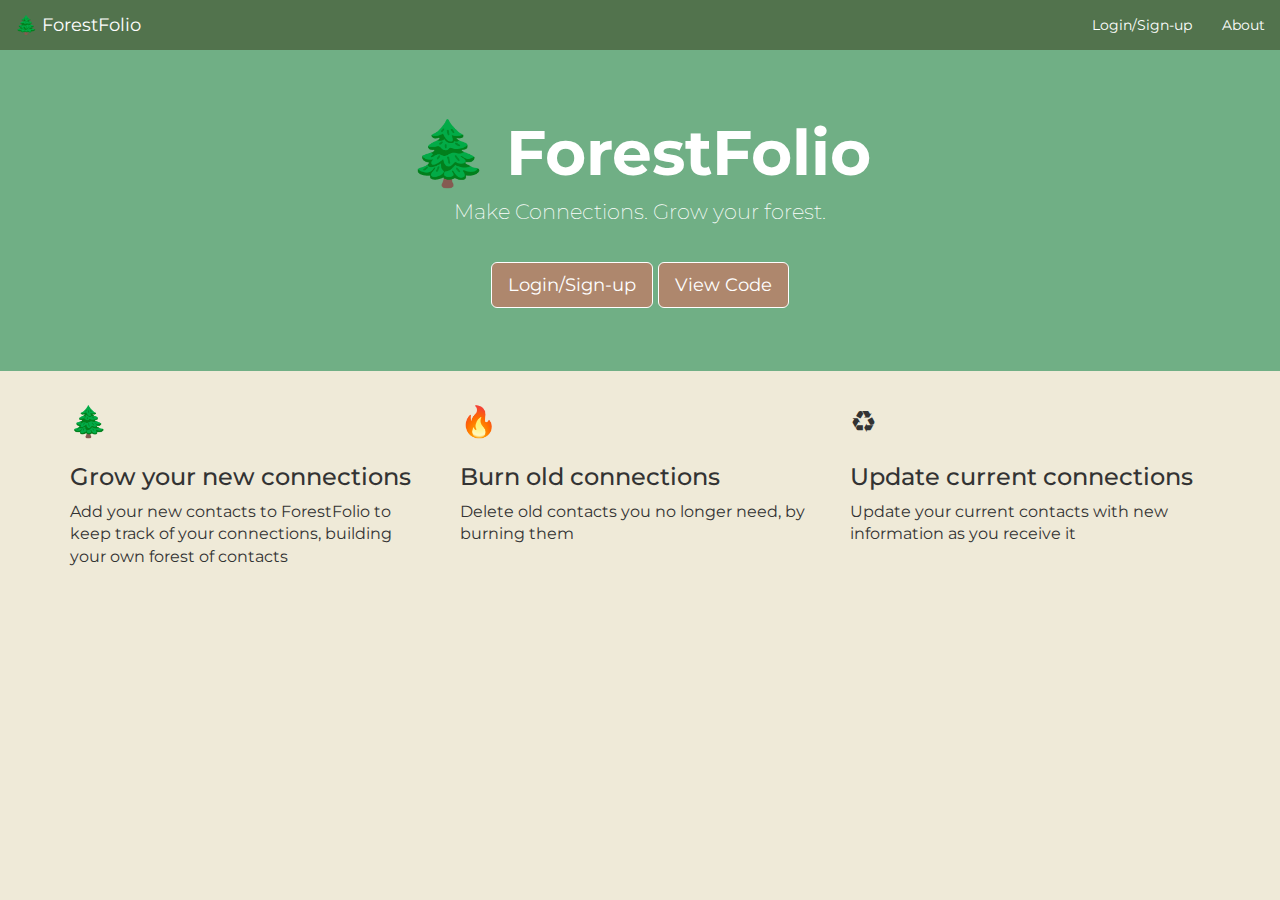
<file: html/index.html>
<!DOCTYPE html>
<html lang="en">
  <head>
    <meta charset="utf-8" />
    <meta http-equiv="X-UA-Compatible" content="IE=edge" />
    <meta name="viewport" content="width=device-width, initial-scale=1" />
    <title>ForestFolio</title>

    <link
      href="//netdna.bootstrapcdn.com/bootstrap/3.3.7/css/bootstrap.min.css"
      rel="stylesheet"
    />
    <link href="css/custom.css" rel="stylesheet" />
    <link
      href="https://fonts.googleapis.com/css?family=Montserrat:400,700"
      rel="stylesheet"
      type="text/css"
    />
  </head>

  <body>
    <!-- Navbar -->
    <nav class="navbar navbar-inverse navbar-static-top">
      <div class="container-fluid">
        <div class="navbar-header">
          <button
            id="navButton"
            type="button"
            class="navbar-toggle collapsed"
            data-toggle="collapse"
            data-target="#navbar-content"
            aria-expanded="false"
          >
            <span class="sr-only">Toggle navigation</span>
            <span class="icon-bar"></span>
            <span class="icon-bar"></span>
            <span class="icon-bar"></span>
          </button>
          <a class="navbar-brand" href="index.html">&#x1F332; ForestFolio</a>
        </div>
        <div class="collapse navbar-collapse" id="navbar-content">
          <ul class="nav navbar-nav navbar-right">
            <li><a href="login.html">Login/Sign-up</a></li>
            <li><a href="about.html">About</a></li>
          </ul>
        </div>
      </div>
    </nav>

    <!-- Jumbotron -->
    <div class="jumbotron">
      <div class="container">
        <h1>&#x1F332; ForestFolio</h1>
        <p>Make Connections. Grow your forest.</p>
        <br />
        <p>
          <a class="btn btn-primary btn-lg" href="login.html" role="buttom"
            >Login/Sign-up</a
          >
          <a
            class="btn btn-primary btn-lg"
            href="https://github.com/tmitchell1234/JJTLPContacts"
            role="buttom"
            >View Code</a
          >
          <!-- <a class="btn btn-primary btn-lg" href="landing-page.html" role="buttom">Go to Landing-page (DEBUG
					ONLY)</a> -->
        </p>
      </div>
    </div>

    <!-- Content under the Jumbotron -->
    <div class="container">
      <div class="row">
        <div class="col-md-4">
          <span class="icon">&#x1F332;</span>
          <h3>Grow your new connections</h3>
          <p>
            Add your new contacts to ForestFolio to keep track of your
            connections, building your own forest of contacts
          </p>
        </div>
        <div class="col-md-4">
          <span class="icon">&#x1F525;</span>
          <h3>Burn old connections</h3>
          <p>Delete old contacts you no longer need, by burning them</p>
        </div>
        <div class="col-md-4">
          <span class="icon">&#x267B;</span>
          <h3>Update current connections</h3>
          <p>
            Update your current contacts with new information as you receive it
          </p>
        </div>
      </div>
    </div>
    <script src="https://ajax.googleapis.com/ajax/libs/jquery/1.11.3/jquery.min.js"></script>
    <script src="https://maxcdn.bootstrapcdn.com/bootstrap/3.3.7/js/bootstrap.min.js"></script>
  </body>
</html>
</file>
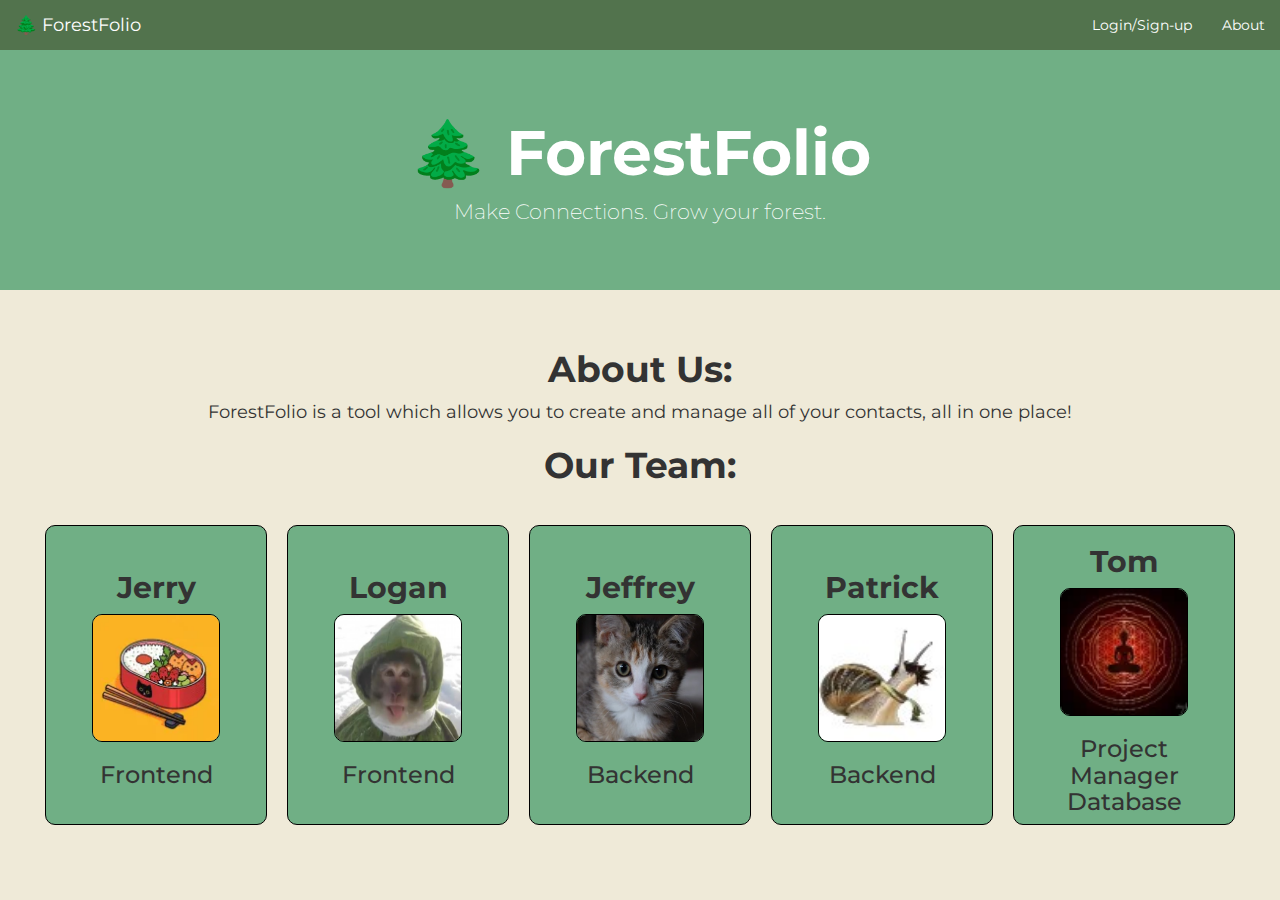
<file: html/about.html>
<!DOCTYPE html>
<html lang="en">

<head>
  <meta charset="utf-8" />
  <meta http-equiv="X-UA-Compatible" content="IE=edge" />
  <meta name="viewport" content="width=device-width, initial-scale=1" />
  <title>ForestFolio</title>
  <link href="//netdna.bootstrapcdn.com/bootstrap/3.3.7/css/bootstrap.min.css" rel="stylesheet" />
  <link href="css/custom.css" rel="stylesheet" />
  <link href="https://fonts.googleapis.com/css?family=Montserrat:400,700" rel="stylesheet" type="text/css" />
</head>

<head>
  <title>ForestFolio</title>

  <link href="css/custom.css" rel="stylesheet" />
</head>

<body>
  <!-- Navbar -->
  <nav class="navbar navbar-inverse navbar-static-top">
    <div class="container-fluid">
      <div class="navbar-header">
        <button type="button" class="navbar-toggle collapsed" data-toggle="collapse" data-target="#navbar-content"
          aria-expanded="false">
          <span class="sr-only">Toggle navigation</span>
          <span class="icon-bar"></span>
          <span class="icon-bar"></span>
          <span class="icon-bar"></span>
        </button>
        <a class="navbar-brand" href="index.html">&#x1F332; ForestFolio</a>
      </div>
      <div class="collapse navbar-collapse" id="navbar-content">
        <ul class="nav navbar-nav navbar-right">
          <li><a href="login.html">Login/Sign-up</a></li>
          <li><a href="about.html">About</a></li>
        </ul>
      </div>
    </div>
  </nav>

  <!-- Jumbotron -->
  <div class="jumbotron">
    <div class="container">
      <h1>&#x1F332; ForestFolio</h1>
      <p>Make Connections. Grow your forest.</p>
    </div>
  </div>

  <!-- About text section -->
  <div class="aboutContainer" style="flex-direction: column;">

    <h1>About Us:</h1>
    ForestFolio is a tool which allows you to create and manage all of your contacts, all in one place! 

    <h1>Our Team:</h1>

    <div class="aboutContainer" style="flex-direction: row;">

      <div class="aboutContainer" style="flex-direction: column; background-color: #70af85; border: 1px solid black; border-radius: 10px; width: 222px; height: 300px;">
        <h2>Jerry</h2>
        <img src="./assets/jerry.webp">
        <h3>Frontend</h3>
      </div>

      <div class="aboutContainer" style="flex-direction: column; background-color: #70af85; border: 1px solid black; border-radius: 10px; width: 222px; height: 300px;">
        <h2>Logan</h2>
        <img src="./assets/logan.jpeg">
        <h3>Frontend</h3>

      </div>

      <div class="aboutContainer" style="flex-direction: column; background-color: #70af85; border: 1px solid black; border-radius: 10px; width: 222px; height: 300px;">
        <h2>Jeffrey</h2>
        <img src="./assets/jeffree.jpeg">
        <h3>Backend</h3>
      </div>

      <div class="aboutContainer" style="flex-direction: column; background-color: #70af85; border: 1px solid black; border-radius: 10px; width: 222px; height: 300px;">
        <h2>Patrick</h2>
        <img src="./assets/patrick.jpeg">
        <h3>Backend</h3>
      </div>

      <div class="aboutContainer" style="flex-direction: column; background-color: #70af85; border: 1px solid black; border-radius: 10px; width: 222px; height: 300px;">
        <h2>Tom</h2>
        <img src="./assets/tom.webp">
        <h3>Project Manager Database</h3>
      </div>

    </div>

  </div>

  <!-- Bootstrap stuff don't touch -->
  <script src="https://ajax.googleapis.com/ajax/libs/jquery/1.11.3/jquery.min.js"></script>
  <script src="https://maxcdn.bootstrapcdn.com/bootstrap/3.3.7/js/bootstrap.min.js"></script>
</body>

</html>
</file>
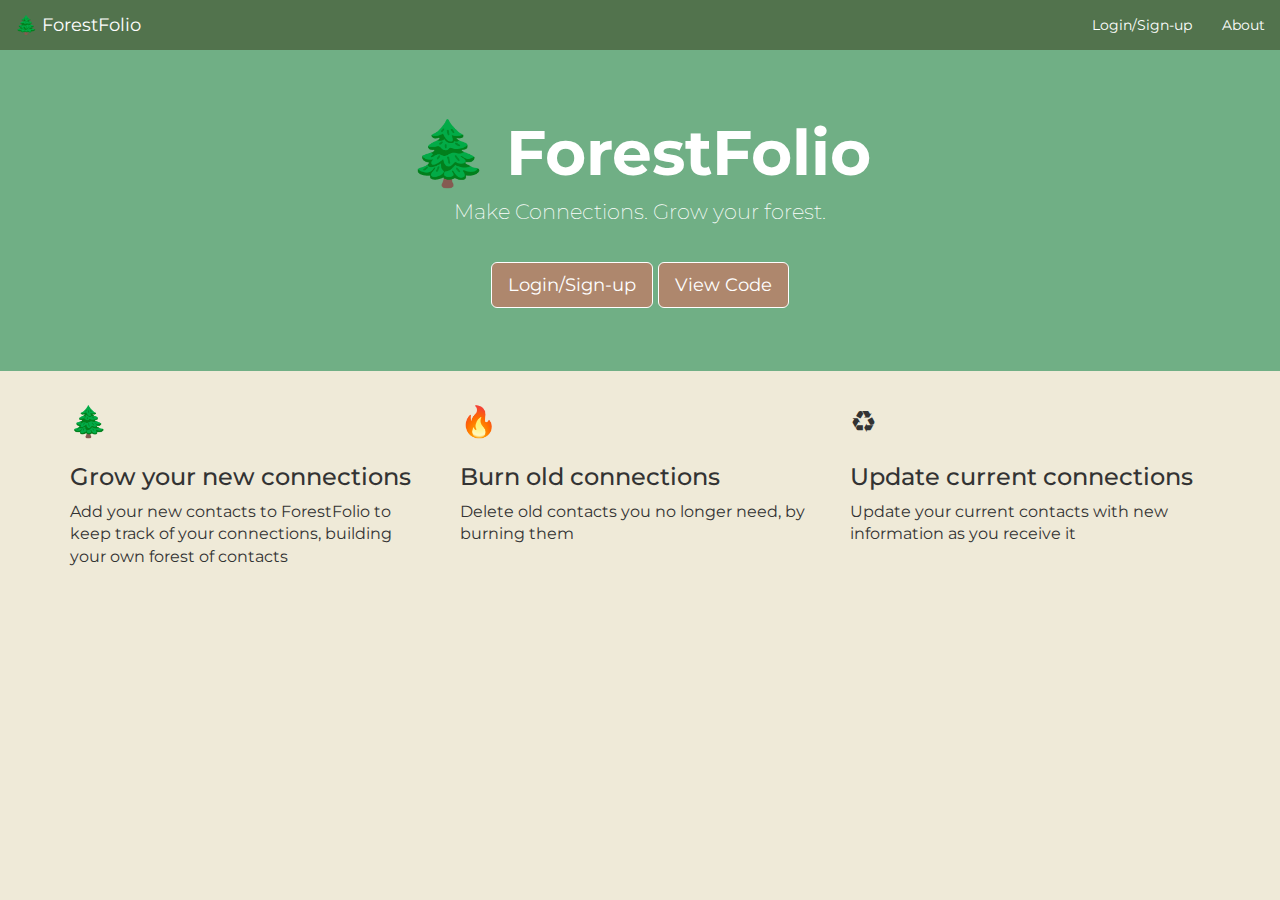
<file: html/landing-page.html>
<!DOCTYPE html>
<html lang="en">
  <head>
    <!-- Default Browser stuff -->
    <meta charset="utf-8" />
    <meta http-equiv="X-UA-Compatible" content="IE=edge" />
    <meta name="viewport" content="width=device-width, initial-scale=1" />

    <!-- Website Title in Tab-->
    <title>ForestFolio Contacts</title>

    <!-- Bootstrap stuff don't touch -->
    <link
      href="//netdna.bootstrapcdn.com/bootstrap/3.3.7/css/bootstrap.min.css"
      rel="stylesheet"
    />
    <link href="css/custom.css" rel="stylesheet" />
    <link
      href="https://fonts.googleapis.com/css?family=Montserrat:400,700"
      rel="stylesheet"
      type="text/css"
    />
  </head>

  <body>
    <div class="wrapper">
      <!-- Sidebar -->
      <nav id="sidebar">
        <div class="container-fluid sidebarContent">
          <a
            style="width: 100%"
            class="sidebar-header text-center"
            href="index.html"
            ><h2>ForestFolio</h2></a
          >
          <hr style="border: 0.5px solid white; width: 100%" />
          <p>Hi, <span id="userName">Bob</span></p>
          <button
            style="position: absolute; bottom: 25px; left: 25px; width: 80%"
            class="btn btn-danger"
            onclick="doLogout()"
          >
            <span>Log Out</span>
          </button>
        </div>
      </nav>
      <div id="content">
        <!-- Navbar -->
        <nav class="navbar navbar-inverse navbar-static-top">
          <div class="container-fluid">
            <div class="d-flex">
              <button
                type="button"
                id="sidebarCollapse"
                class="btn btn-primary navbar-btn navbar-left glyphicon glyphicon-menu-hamburger"
              ></button>

              <button
                id="addContactButton"
                type="button"
                style="margin-top: 10px"
                class="btn btn-primary navbar-btn navbar-left"
                data-toggle="modal"
                data-target="#addContacts"
              >
                <span class="glyphicon glyphicon-plus"></span> Add Contact
              </button>

              <div id="contactResult" class="label navbar-right"></div>
            </div>
          </div>
        </nav>

        <!-- Search Bar -->
        <form
          class="form-horizontal"
          id="theSearchForm"
          name="theSearchForm"
          role="search"
          method="get"
          action="#"
          onsubmit="searchContact(1)"
        >
          <div id="searchForm" class="input-group">
            <input
              onInput="searchContact(1)"
              id="searchText"
              type="text"
              class="form-control"
              placeholder="Search"
              action="searchContact(1)"
            />
            <div class="input-group-btn">
              <div
                class="btn btn-primary"
                id="search-button"
                onclick="searchContact(1)"
              >
                Search
              </div>
            </div>
          </div>
        </form>

        <!-- Contacts Table -->
        <div id="contacts">
          <div class="table-responsive">
            <table
              id="contactsTable"
              class="table table-borderless table-hover table-fit"
            >
              <thead>
                <tr>
                  <th>First Name</th>
                  <th>Last Name</th>
                  <th>Email Address</th>
                  <th>Phone Number</th>
                  <th>Friendship Lvl</th>
                  <th>Action</th>
                </tr>
              </thead>
              <tbody id="contactsBody"></tbody>
            </table>
          </div>
        </div>

        <div id="selectorContainer">
          <div id="pageSelector">
            <ul id="pagination-list" class="pagination" total></ul>
          </div>
        </div>
      </div>
    </div>

    <!-- Modal Contact Info Add Form-->
    <div id="addContacts" class="modal fade" role="dialog">
      <div class="modal-dialog">
        <div class="modal-content">
          <div class="modal-header">
            <button type="button" class="close" data-dismiss="modal">
              &times;
            </button>
            <h4 class="modal-title">Add Contact Info</h4>
          </div>
          <form action="javascript:0" onsubmit="addContact();return false;">
            <div id="contactModal" class="modal-body">
              <div id="contactAddResult" class="label"></div>
              <div id="addForm">
                <div class="form-group">
                  <!-- First Name field -->
                  <label class="control-label" for="firstName"
                    >First Name</label
                  >
                  <input
                    class="form-control"
                    id="firstName"
                    name="firstName"
                    type="text"
                  />
                </div>

                <div class="form-group">
                  <!-- Last Name field -->
                  <label class="control-label" for="lastName">Last Name</label>
                  <input
                    class="form-control"
                    id="lastName"
                    name="lastName"
                    type="text"
                  />
                </div>

                <div class="form-group">
                  <!-- Phone Number field  -->
                  <label class="control-label" for="phoneNumber"
                    >Phone Number</label
                  >
                  <input
                    class="form-control"
                    id="phoneNumber"
                    name="phoneNumber"
                    type="tel"
                    pattern="[0-9]{3}-[0-9]{3}-[0-9]{4}"
                  />
                  <span id="phoneFormat" class="help-block"
                    >Follow this format: 123-456-7890</span
                  >
                </div>

                <div class="form-group">
                  <!-- Email Address field -->
                  <label class="control-label" for="emailAddress"
                    >Email Address</label
                  >
                  <input
                    class="form-control"
                    id="emailAddress"
                    name="emailAddress"
                    type="email"
                  />
                </div>
              </div>

              <div class="modal-footer">
                <button
                  type="button"
                  class="btn btn-danger"
                  data-dismiss="modal"
                >
                  Close
                </button>
                <button
                  type="submit"
                  id="addSubmitButton"
                  type="button"
                  class="btn btn-success"
                >
                  Submit
                </button>
              </div>
            </div>
          </form>
        </div>
      </div>
    </div>

    <!-- Modal Contact Info Edit Form-->
    <div id="editContacts" class="modal fade" role="dialog">
      <div class="modal-dialog">
        <div class="modal-content">
          <div class="modal-header">
            <button type="button" class="close" data-dismiss="modal">
              &times;
            </button>
            <h4 class="modal-title">Edit Contact Info</h4>
          </div>
          <form>
            <div id="contactModal" class="modal-body">
              <div id="contactEditResult" class="label"></div>
              <div id="editForm">
                <div class="form-group">
                  <!-- First Name field -->
                  <label class="control-label" for="firstName"
                    >First Name</label
                  >
                  <input
                    value=""
                    class="form-control"
                    id="editFirstName"
                    name="firstName"
                    type="text"
                  />
                </div>

                <div class="form-group">
                  <!-- Last Name field -->
                  <label class="control-label" for="lastName">Last Name</label>
                  <input
                    value=""
                    class="form-control"
                    id="editLastName"
                    name="lastName"
                    type="text"
                  />
                </div>

                <div class="form-group">
                  <!-- Phone Number field  -->
                  <label class="control-label" for="phoneNumber"
                    >Phone Number</label
                  >
                  <input
                    value=""
                    class="form-control"
                    id="editPhoneNumber"
                    name="phoneNumber"
                    type="tel"
                    pattern="[0-9]{3}-[0-9]{3}-[0-9]{4}"
                  />
                  <span id="phoneFormat" class="help-block"
                    >Follow this format: 123-456-7890</span
                  >
                </div>

                <div class="form-group">
                  <!-- Email Address field -->
                  <label class="control-label" for="emailAddress"
                    >Email Address</label
                  >
                  <input
                    value=""
                    class="form-control"
                    id="editEmailAddress"
                    name="emailAddress"
                    type="email"
                  />
                </div>
              </div>
            </div>

            <div class="modal-footer">
              <button type="button" class="btn btn-danger" data-dismiss="modal">
                Close
              </button>
              <button
                id="editSubmitButton"
                type="button"
                class="btn btn-success"
                onClick="editContact(oldData);"
              >
                Submit
              </button>
            </div>
          </form>
        </div>
      </div>
    </div>

    <!-- Code stuff don't touch -->
    <script src="https://ajax.googleapis.com/ajax/libs/jquery/1.11.3/jquery.min.js"></script>
    <script src="https://maxcdn.bootstrapcdn.com/bootstrap/3.3.7/js/bootstrap.min.js"></script>
    <script src="./js/code.js"></script>
    <script type="text/javascript">
      document.addEventListener("DOMContentLoaded", () => {
        readCookie();
        searchContact(1);
      });
    </script>
  </body>
</html>
</file>
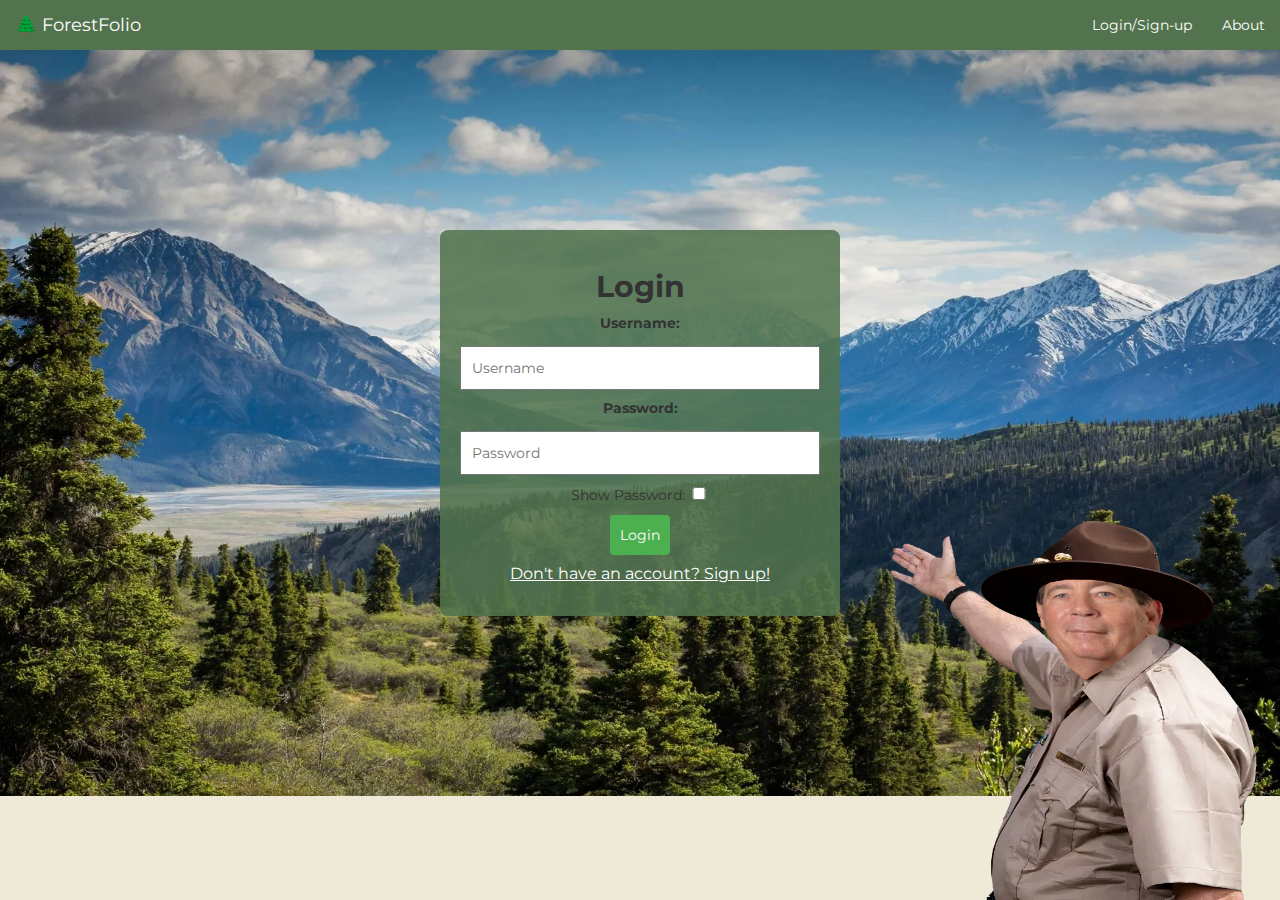
<file: html/login.html>
<!DOCTYPE html>
<html lang="en">
  <head>
    <!-- Default Browser stuff -->
    <meta charset="utf-8" />
    <meta http-equiv="X-UA-Compatible" content="IE=edge" />
    <meta name="viewport" content="width=device-width, initial-scale=1" />

    <!-- Website Title in Tab-->
    <title>ForestFolio Login</title>

    <!-- Bootstrap stuff don't touch -->
    <link
      href="//netdna.bootstrapcdn.com/bootstrap/3.3.7/css/bootstrap.min.css"
      rel="stylesheet"
    />

    <!-- Custom CSS Stuff -->
    <link href="css/custom.css" rel="stylesheet" />
    <link
      href="https://fonts.googleapis.com/css?family=Montserrat:400,700"
      rel="stylesheet"
      type="text/css"
    />
  </head>

  <style>
    .login-container {
      background-color: #52734ddd;
      padding: 20px;
      border-radius: 8px;
      width: 300px;
      text-align: center;
      margin: 20vh auto;
      display: inline-block;
    }

    input {
      width: 100%;
      padding: 10px;
      margin: 8px 0;
      box-sizing: border-box;
    }

    button {
      background-color: #4caf50;
      color: white;
      padding: 10px;
      border: none;
      border-radius: 4px;
      cursor: pointer;
      margin-top: 10px;
    }

    .toggle-btn {
      margin-top: 0.5em;
      cursor: pointer;
      color: white;
      text-decoration: underline;
    }
  </style>

  <body id="login-body">
    <!-- Navbar -->
    <nav class="navbar navbar-inverse navbar-static-top">
      <div class="container-fluid">
        <div class="navbar-header">
          <button
            type="button"
            class="navbar-toggle collapsed"
            data-toggle="collapse"
            data-target="#navbar-content"
            aria-expanded="false"
          >
            <span class="sr-only">Toggle navigation</span>
            <span class="icon-bar"></span>
            <span class="icon-bar"></span>
            <span class="icon-bar"></span>
          </button>
          <a class="navbar-brand" href="index.html">&#x1F332; ForestFolio</a>
        </div>
        <div class="collapse navbar-collapse" id="navbar-content">
          <ul class="nav navbar-nav navbar-right">
            <li><a href="login.html">Login/Sign-up</a></li>
            <li><a href="about.html">About</a></li>
          </ul>
        </div>
      </div>
    </nav>

    <div class="container" style="display: flex; justify-content: center">
      <!-- Login -->
      <div
        class="login-container"
        style="width: 400px; margin-right: auto; display: relative; z-index: 99"
      >
        <form id="loginForm" onsubmit="doLogin()">
          <h2>Login</h2>
          <label for="username">Username:</label>
          <input
            type="text"
            id="username"
            name="username"
            placeholder="Username"
            required
          />

          <label for="password">Password:</label>
          <input
            type="password"
            id="password"
            name="password"
            placeholder="Password"
            required
          />

          <div style="white-space: nowrap">
            Show Password:
            <input
              type="checkbox"
              style="width: 20px"
              autocomplete="off"
              onclick="showPassword()"
            />
          </div>

          <button type="button" onclick="doLogin()">Login</button>

          <br />

          <div id="loginResult" style="font-weight: bold"></div>

          <p class="toggle-btn" onclick="toggleForm('signup')">
            Don't have an account? Sign up!
          </p>
        </form>

        <form id="signupForm" style="display: none" onsubmit="doSignUp()">
          <h2>Sign Up</h2>
          <label for="firstName" style="width: 175px">First Name:</label>
          <label for="lastName" style="width: 175px">Last Name:</label>
          <br />
          <input
            type="text"
            id="firstName"
            name="firstName"
            placeholder="First Name"
            required
            style="width: 175px"
          />
          <input
            type="text"
            id="lastName"
            name="lastName"
            placeholder="Last Name"
            required
            style="width: 175px"
          />
          <br />
          <label for="newUsername">Username:</label>
          <input
            type="text"
            id="newUsername"
            name="newUsername"
            placeholder="Username"
            required
          />

          <label for="newPassword">Password:</label>
          <input
            type="password"
            id="newPassword"
            name="newPassword"
            placeholder="Password"
            required
          />

          <div style="white-space: nowrap">
            Show Password:
            <input
              type="checkbox"
              style="width: 20px"
              autocomplete="off"
              onclick="showNewPassword()"
            />
          </div>

          <button type="button" onclick="doSignUp()">Sign Up</button>

          <div id="nameResult" style="font-weight: bold"></div>

          <div id="signupResult" style="font-weight: bold"></div>
          <div
            id="passwordCheck"
            style="
              white-space: pre;
              text-align: center;
              display: flex;
              align-items: center;
              justify-content: center;
              font-weight: bold;
            "
          ></div>

          <p class="toggle-btn" onclick="toggleForm('login')">
            Already have an account? Login!
          </p>
        </form>
      </div>

      <img
        class="img-fluid"
        style="
          width: 400px;
          height: 400px;
          display: inline-block;
          position: absolute;
          bottom: 0;
          right: 0;
          transform: rotateY(180deg);
        "
        src="./assets/Forest_Guide_Leinecker.png"
      />
    </div>

    <!-- Bootstrap stuff don't touch -->
    <script src="https://ajax.googleapis.com/ajax/libs/jquery/1.11.3/jquery.min.js"></script>
    <script src="https://maxcdn.bootstrapcdn.com/bootstrap/3.3.7/js/bootstrap.min.js"></script>
    <script src="js/code.js"></script>
    <script src="js/md5.js"></script>
  </body>
</html>
</file>
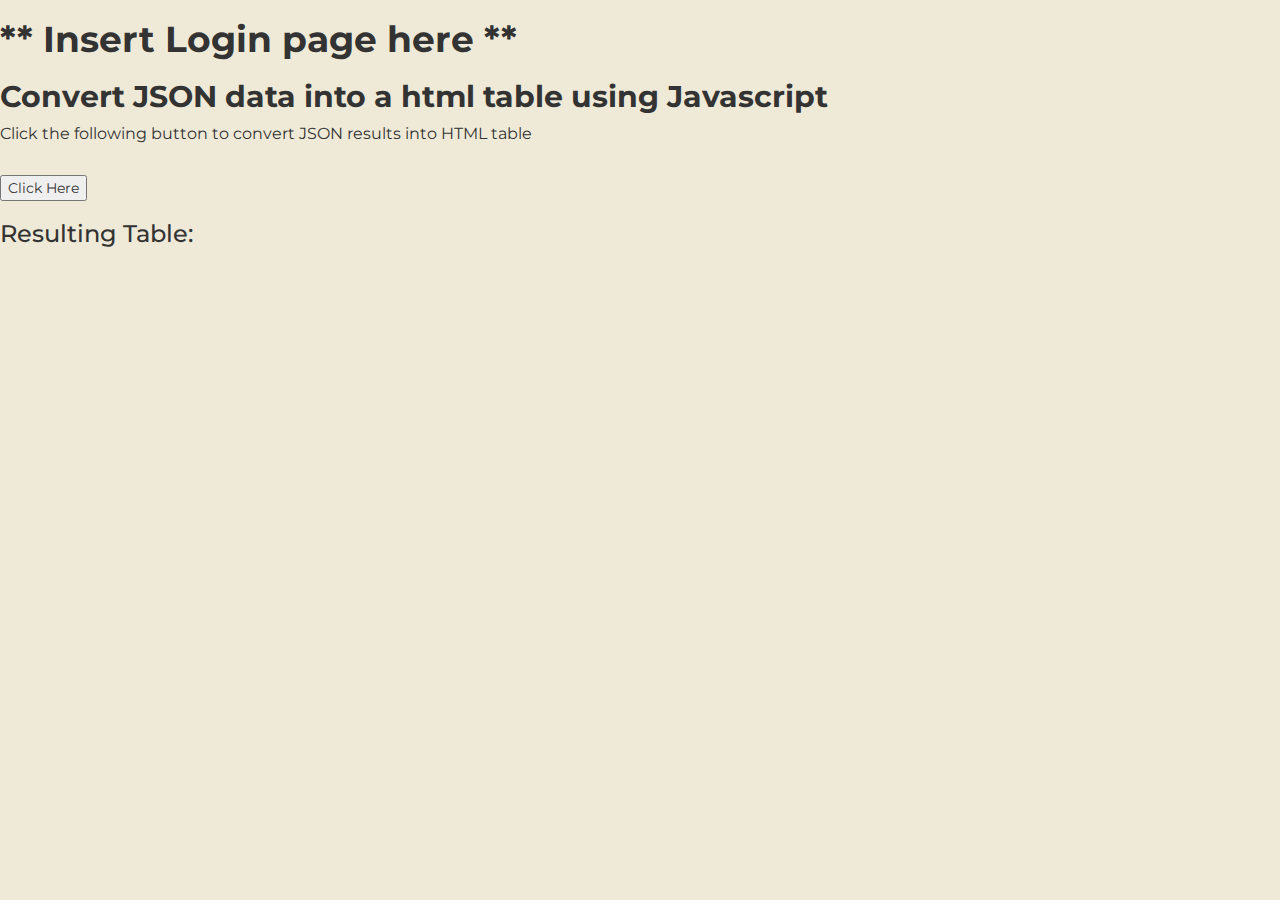
<file: html/newpage_template.html>
<!DOCTYPE html>
<html lang="en">
  <head>
    <!-- Default Browser stuff -->
    <meta charset="utf-8" />
    <meta http-equiv="X-UA-Compatible" content="IE=edge" />
    <meta name="viewport" content="width=device-width, initial-scale=1" />

    <!-- Website Title in Tab-->
    <title>JTTLP Contacts</title>

    <!-- Bootstrap stuff don't touch -->
    <link
      href="//netdna.bootstrapcdn.com/bootstrap/3.3.7/css/bootstrap.min.css"
      rel="stylesheet"
    />

    <!-- Custom CSS Stuff -->
    <link href="css/custom.css" rel="stylesheet" />
    <link
      href="https://fonts.googleapis.com/css?family=Montserrat:400,700"
      rel="stylesheet"
      type="text/css"
    />
  </head>

  <body>
    <h1>** Insert Login page here **</h1>
    <h2>Convert JSON data into a html table using Javascript</h2>
    <p>Click the following button to convert JSON results into HTML table</p>
    <br />
    <button id="btn" onclick="convert( )">Click Here</button> <br />
    <h3>Resulting Table:</h3>
    <div id="container"></div>
    <script>
      // Function to convert JSON data to HTML table
      function convert() {
        // Sample JSON data
        let jsonData = [
          {
            name: "Saurabh",
            age: "20",
            city: "Prayagraj",
          },
          {
            name: "Vipin",
            age: 23,
            city: "Lucknow",
          },
          {
            name: "Saksham",
            age: 21,
            city: "Noida",
          },
        ];

        // Get the container element where the table will be inserted
        let container = document.getElementById("container");

        // Create the table element
        let table = document.createElement("table");

        // Get the keys (column names) of the first object in the JSON data
        let cols = Object.keys(jsonData[0]);

        // Create the header element
        let thead = document.createElement("thead");
        let tr = document.createElement("tr");

        // Loop through the column names and create header cells
        cols.forEach((item) => {
          let th = document.createElement("th");
          th.innerText = item; // Set the column name as the text of the header cell
          tr.appendChild(th); // Append the header cell to the header row
        });
        thead.appendChild(tr); // Append the header row to the header
        table.append(tr); // Append the header to the table

        // Loop through the JSON data and create table rows
        jsonData.forEach((item) => {
          let tr = document.createElement("tr");

          // Get the values of the current object in the JSON data
          let vals = Object.values(item);

          // Loop through the values and create table cells
          vals.forEach((elem) => {
            let td = document.createElement("td");
            td.innerText = elem; // Set the value as the text of the table cell
            tr.appendChild(td); // Append the table cell to the table row
          });
          table.appendChild(tr); // Append the table row to the table
        });
        container.appendChild(table); // Append the table to the container element
      }
    </script>

    <!-- Bootstrap stuff don't touch -->
    <script src="https://ajax.googleapis.com/ajax/libs/jquery/1.11.3/jquery.min.js"></script>
    <script src="https://maxcdn.bootstrapcdn.com/bootstrap/3.3.7/js/bootstrap.min.js"></script>
  </body>
</html>
</file>
<file: html/css/custom.css>
/* Use this sheet to add page customization to Bootstrap components */

body {
  background: #efead8;
  font-family: "Montserrat", sans-serif;
}

h1,
h2 {
  font-weight: bold;
}

p {
  font-size: 16px;
}

.jumbotron {
  background: #70af85;
  color: white;
  text-align: center;
}

a {
  color: white !important;
}

.nav.navbar-nav.navbar-right li a {
  color: white;
}

.navbar-collapse {
  border: none;
}

.navbar-form {
  border: none;
}

.icon {
  font-size: 30px;
}

.navbar {
  background-color: #52734d;
  margin-bottom: 0;
  color: white;
  border: none;
  border-radius: 0;
}

#navButton {
  border-color: #ae876d;
}

#navButton:hover {
  background-color: #ae876d;
}

#contactAddResult {
  display: inline-block;
  margin-top: 1.6em;
}

#contactResult {
  display: inline-block;
  margin-top: 2em;
  margin-right: 2em;
}

.btn-primary {
  background-color: #ae876d;
  border-color: white;
  border-width: 1px;
}

.btn-primary:hover {
  background-color: #f0e2d0;
  border-color: white;
}

.wrapper {
  display: flex;
  flex-direction: row;
  width: 100%;
  align-items: stretch;
}

#sidebar {
  width: 250px;
  position: relative;
  top: 0;
  left: 0;
  height: 100vh;
  z-index: 999;
  background: #52734d;
  color: #fff;
  transition: all 0.3s;
}

.wrapper {
  display: flex;
  align-items: stretch;
}

#sidebar {
  min-width: 250px;
  max-width: 250px;
  background-color: #436850;
}

#sidebar.active {
  margin-left: -250px;
}

#sidebarCollapse {
  display: none;
}

@media (max-width: 768px) {
  #sidebar {
    margin-left: -250px;
  }
  #sidebar.active {
    margin-left: 0;
  }
  #sidebarCollapse {
    display: inline-block;
  }

  #addContactButton {
    margin-left: 20px;
  }
}

#content {
  width: 100%;
  min-height: 100vh;
  max-height: 100vh;
  transition: all 0.3s;
}

#contacts {
  border-radius: 15px;
  border-width: 3px;
  border-color: #789461;
  border-style: solid;
  margin: 20px;
  background-color: #789461d8;
  color: white;

  min-height: 72%;
  max-height: 72%;
  overflow-y: auto;
}

.navbar-input-group {
  font-size: 0px; /*removes whitespace between button and input*/
}

.navbar-input-group input {
  border-top-right-radius: 0px;
  border-bottom-right-radius: 0px;
}
.navbar-input-group .btn {
  border-top-left-radius: 0px;
  border-bottom-left-radius: 0px;
  border-left: 0px;
}

.input-group {
  margin: 25px;
}

.sidebarContent {
  display: flex;
  flex-direction: column;
  justify-content: space-between;
  align-content: center;
  padding: 20px;
}

.pagination {
  margin: 0;
}

.pagination > li > a,
.pagination > li > span {
  color: #ae876d !important;
  background-color: rgba(255, 255, 255, 0.86);
}

.pagination > .active > a,
.pagination > .active > a:focus,
.pagination > .active > a:hover,
.pagination > .active > span,
.pagination > .active > span:focus,
.pagination > .active > span:hover {
  background-color: #436850df !important;
  border-color: #436850 !important;
  color: white !important;
}

#selectorContainer {
  width: 100%;
  padding-left: auto;
  text-align: center;
}

.table-hover tbody tr:hover td,
.table-hover tbody tr:hover th {
  color: #436850;
  background-color: rgba(255, 255, 255, 0.818);
}

#login-body {
  background-image: url(../assets/evergreen.webp);
  background-size: cover;
  background-repeat: no-repeat;
  background-position: center;
}

#content {
  background-image: url(../assets/background.webp);
  background-size: cover;
  background-repeat: no-repeat;
  background-position: center;
}

.aboutContainer {
  text-align: center;
  display: flex;
  align-items: center;
  justify-content: center;
  padding: 10px;
  margin: 10px;
  font-size: large;
  
}
.aboutContainer img {
  width: 128px;
  height: 128px;
  border-radius: 10px;
  border: 1px solid black;
}
</file>
